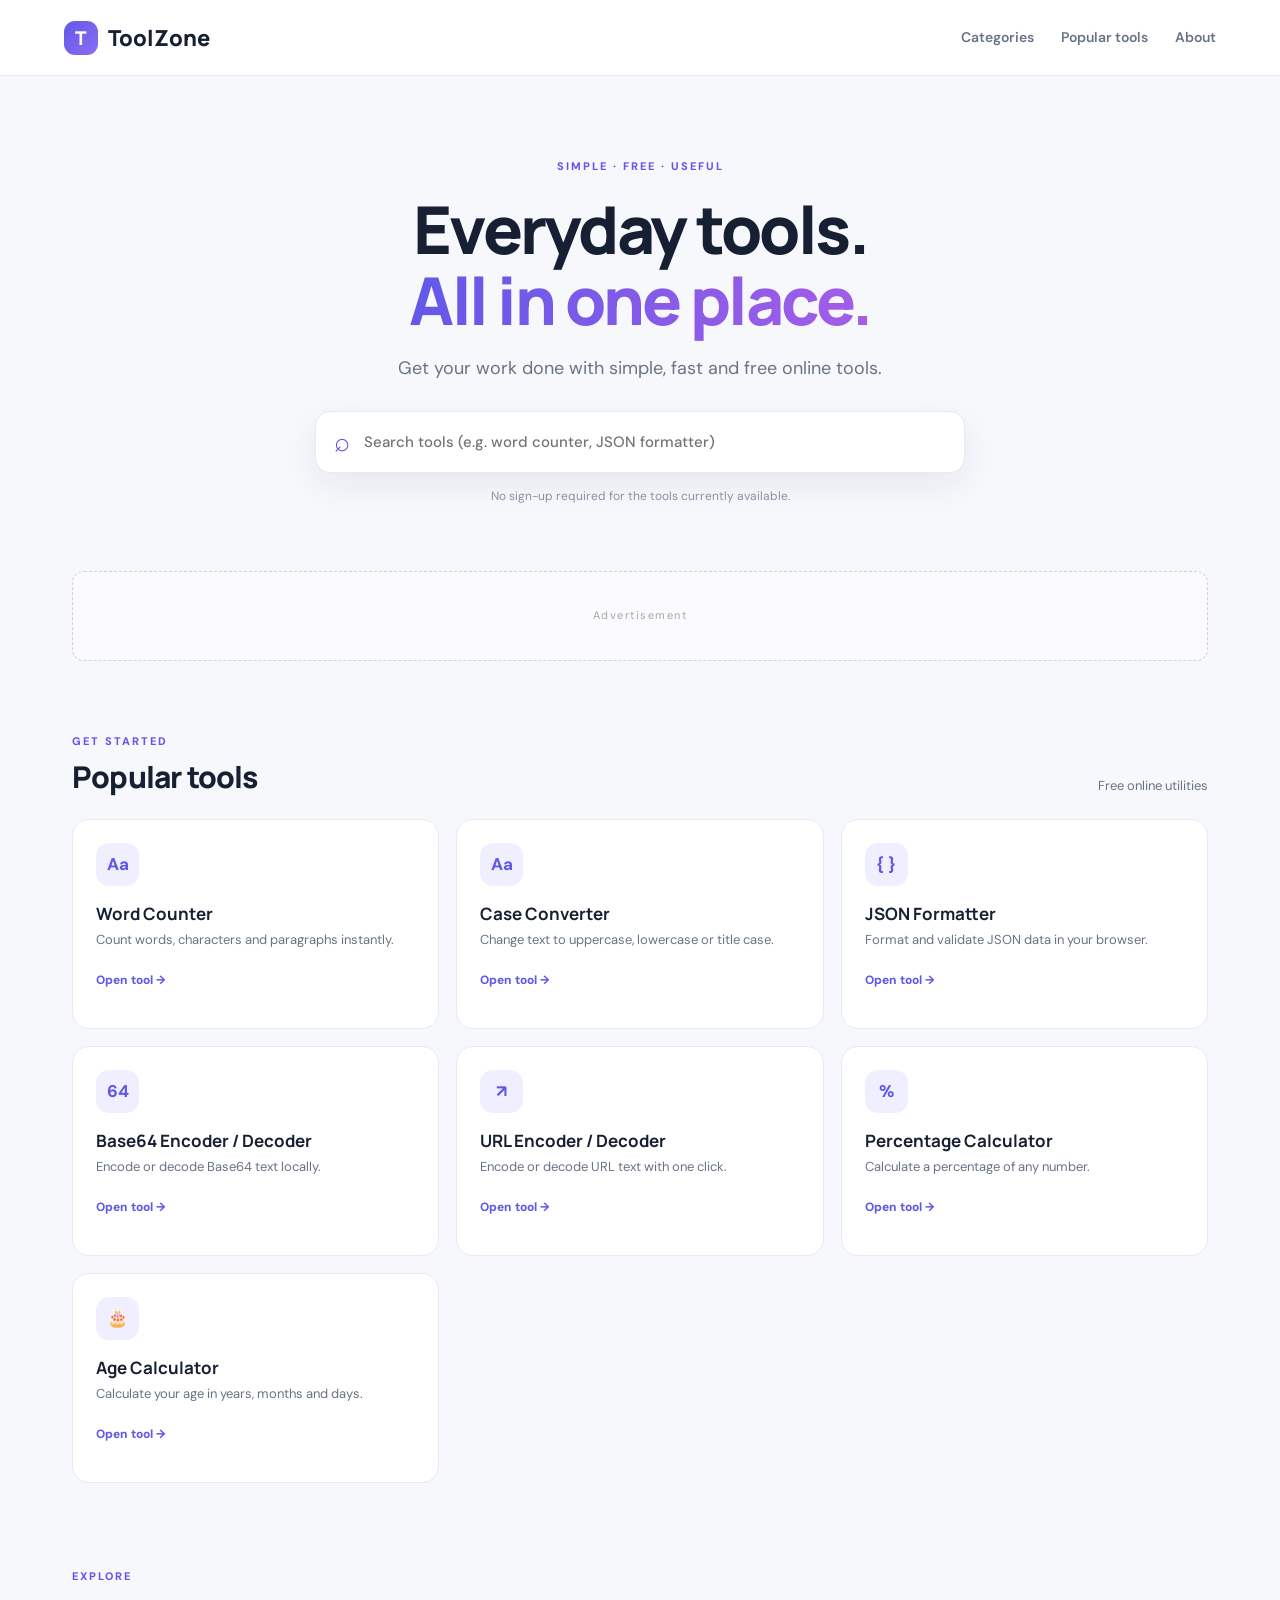
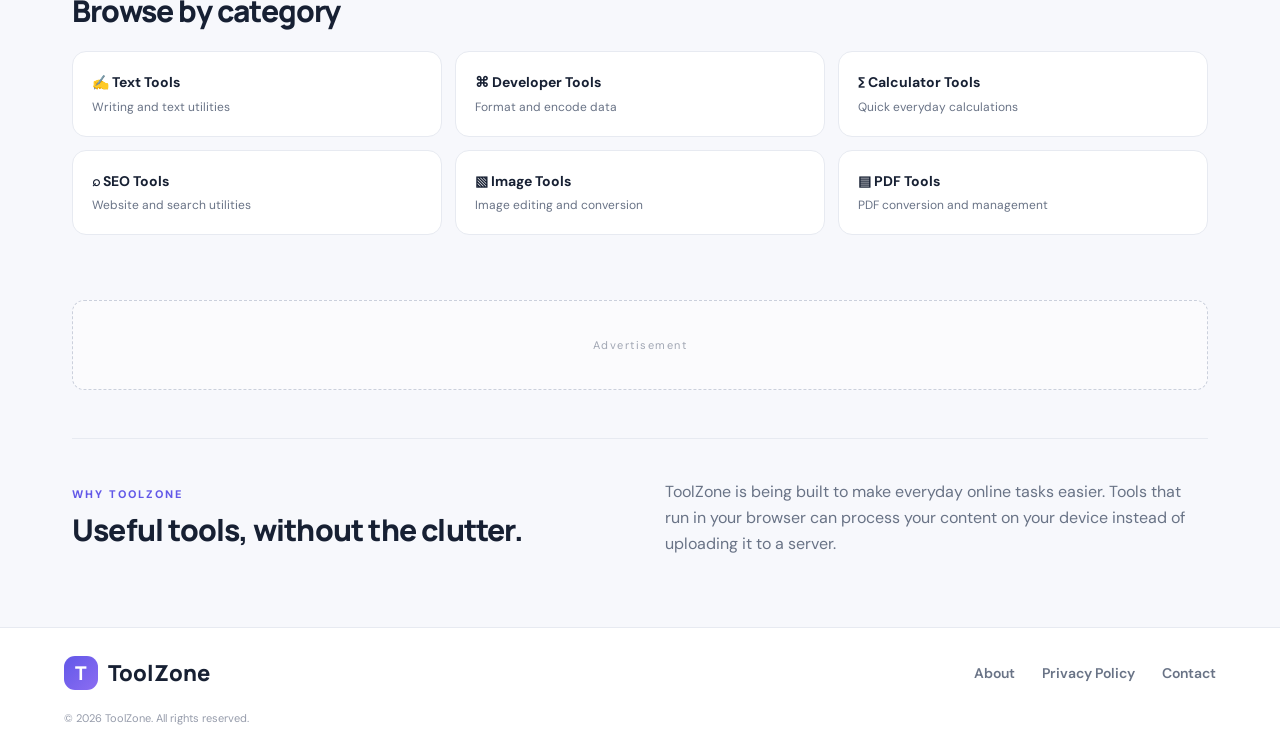
<file: index.html>
<!doctype html>
<html lang="en">
<head>
  <meta charset="utf-8">
  <meta name="viewport" content="width=device-width,initial-scale=1">
  <title>ToolZone - Free Online Tools for Everyday Tasks</title>
  <meta name="description" content="Use free online tools for text, developer, SEO and everyday tasks. Fast, simple and mobile-friendly tools from ToolZone.">
  <meta name="robots" content="index,follow">
  <link rel="canonical" href="https://YOUR-DOMAIN.com/">
  <meta property="og:title" content="ToolZone - Free Online Tools">
  <meta property="og:description" content="Helpful free online tools in one place.">
  <meta property="og:type" content="website">
  <link rel="stylesheet" href="/assets/style.css">
  <script defer src="/assets/app.js"></script>
</head>
<body>
<header class="site-header">
  <a class="brand" href="/"><span class="brand-mark">T</span> ToolZone</a>
  <nav><a href="#categories">Categories</a><a href="#popular">Popular tools</a><a href="/about.html">About</a></nav>
</header>
<main>
  <section class="hero">
    <div class="eyebrow">SIMPLE · FREE · USEFUL</div>
    <h1>Everyday tools.<br><span>All in one place.</span></h1>
    <p>Get your work done with simple, fast and free online tools.</p>
    <div class="search-wrap"><span>⌕</span><input id="toolSearch" type="search" placeholder="Search tools (e.g. word counter, JSON formatter)" aria-label="Search tools"></div>
    <div class="hero-note">No sign-up required for the tools currently available.</div>
  </section>

  <div class="ad-slot" aria-label="Advertisement">Advertisement</div>

  <section id="popular" class="section">
    <div class="section-heading"><div><div class="eyebrow">GET STARTED</div><h2>Popular tools</h2></div><span class="muted">Free online utilities</span></div>
    <div class="tool-grid" id="toolGrid">
      <a class="tool-card" href="/tools/word-counter.html" data-search="word counter text words characters"><span class="tool-icon">Aa</span><h3>Word Counter</h3><p>Count words, characters and paragraphs instantly.</p><span class="card-link">Open tool →</span></a>
      <a class="tool-card" href="/tools/case-converter.html" data-search="case converter uppercase lowercase title sentence"><span class="tool-icon">Aa</span><h3>Case Converter</h3><p>Change text to uppercase, lowercase or title case.</p><span class="card-link">Open tool →</span></a>
      <a class="tool-card" href="/tools/json-formatter.html" data-search="json formatter validator developer"><span class="tool-icon">{ }</span><h3>JSON Formatter</h3><p>Format and validate JSON data in your browser.</p><span class="card-link">Open tool →</span></a>
      <a class="tool-card" href="/tools/base64.html" data-search="base64 encoder decoder developer"><span class="tool-icon">64</span><h3>Base64 Encoder / Decoder</h3><p>Encode or decode Base64 text locally.</p><span class="card-link">Open tool →</span></a>
      <a class="tool-card" href="/tools/url-encoder.html" data-search="url encoder decoder link"><span class="tool-icon">↗</span><h3>URL Encoder / Decoder</h3><p>Encode or decode URL text with one click.</p><span class="card-link">Open tool →</span></a>
      <a class="tool-card" href="/tools/percentage-calculator.html" data-search="percentage calculator math percent"><span class="tool-icon">%</span><h3>Percentage Calculator</h3><p>Calculate a percentage of any number.</p><span class="card-link">Open tool →</span></a>
      <a class="tool-card" href="/tools/age-calculator.html" data-search="age calculator birthday date"><span class="tool-icon">🎂</span><h3>Age Calculator</h3><p>Calculate your age in years, months and days.</p><span class="card-link">Open tool →</span></a>
    </div>
    <p id="noResults" class="muted hidden">No matching tools found. Try another search.</p>
  </section>

  <section id="categories" class="section category-section">
    <div class="eyebrow">EXPLORE</div><h2>Browse by category</h2>
    <div class="category-grid">
      <a href="#popular"><b>✍️ Text Tools</b><span>Writing and text utilities</span></a>
      <a href="#popular"><b>⌘ Developer Tools</b><span>Format and encode data</span></a>
      <a href="#popular"><b>∑ Calculator Tools</b><span>Quick everyday calculations</span></a>
      <a href="#popular"><b>⌕ SEO Tools</b><span>Website and search utilities</span></a>
      <a href="#popular"><b>▧ Image Tools</b><span>Image editing and conversion</span></a>
      <a href="#popular"><b>▤ PDF Tools</b><span>PDF conversion and management</span></a>
    </div>
  </section>
  <div class="ad-slot" aria-label="Advertisement">Advertisement</div>
  <section class="section why">
    <div><div class="eyebrow">WHY TOOLZONE</div><h2>Useful tools, without the clutter.</h2></div>
    <p>ToolZone is being built to make everyday online tasks easier. Tools that run in your browser can process your content on your device instead of uploading it to a server.</p>
  </section>
</main>
<footer><a class="brand" href="/"><span class="brand-mark">T</span> ToolZone</a><div><a href="/about.html">About</a><a href="/privacy.html">Privacy Policy</a><a href="/contact.html">Contact</a></div><small>© <span id="year"></span> ToolZone. All rights reserved.</small></footer>
</body></html>
</file>
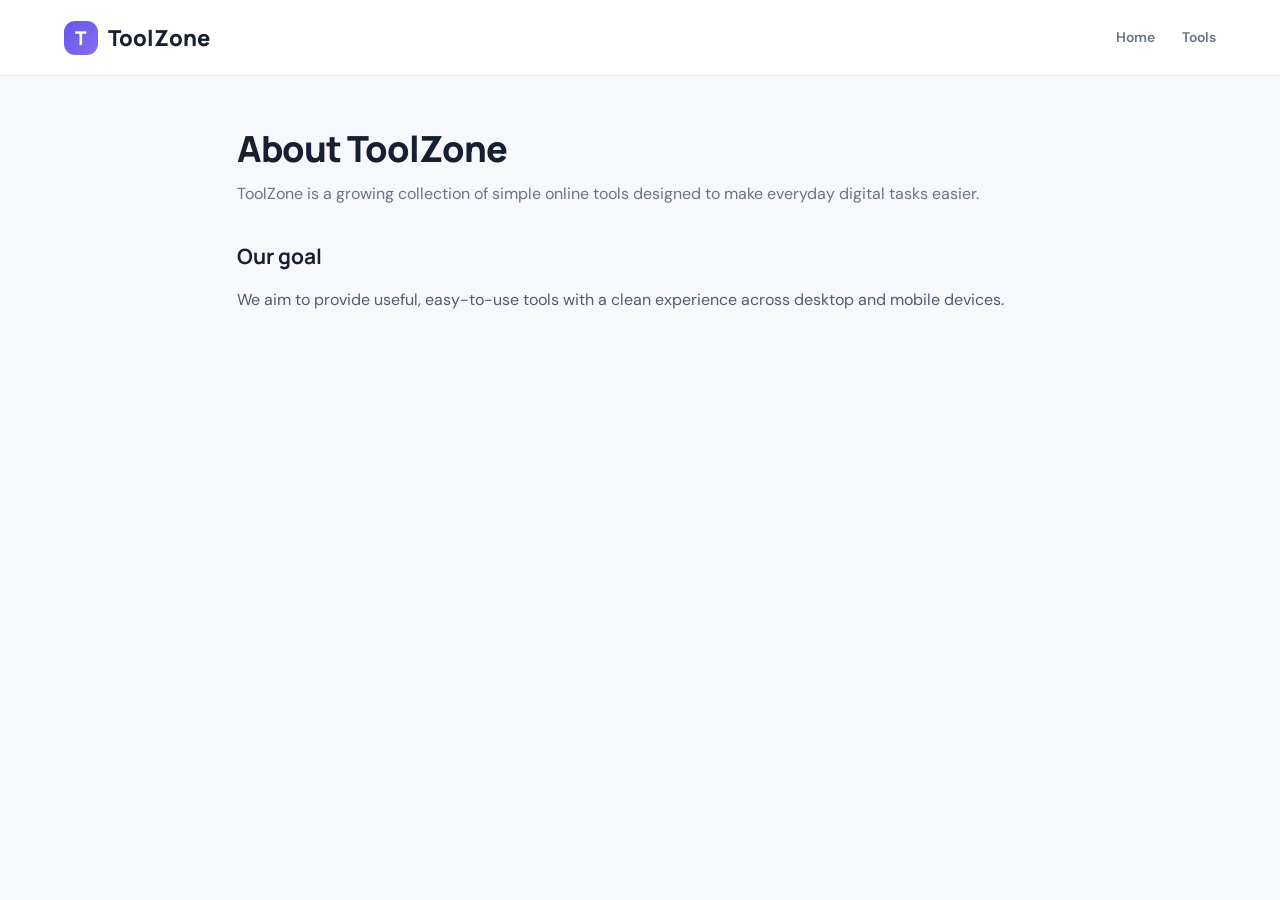
<file: about.html>
<!doctype html><html lang="en"><head><meta charset="utf-8"><meta name="viewport" content="width=device-width,initial-scale=1"><title>About ToolZone</title><meta name="description" content="Learn about ToolZone, a collection of free online tools."><link rel="stylesheet" href="/assets/style.css"></head><body><header class="site-header"><a class="brand" href="/"><span class="brand-mark">T</span> ToolZone</a><nav><a href="/">Home</a><a href="/#popular">Tools</a></nav></header><main class="tool-main"><h1 class="tool-title">About ToolZone</h1><p class="tool-intro">ToolZone is a growing collection of simple online tools designed to make everyday digital tasks easier.</p><section class="tool-content"><h2>Our goal</h2><p>We aim to provide useful, easy-to-use tools with a clean experience across desktop and mobile devices.</p></section></main></body></html>
</file>
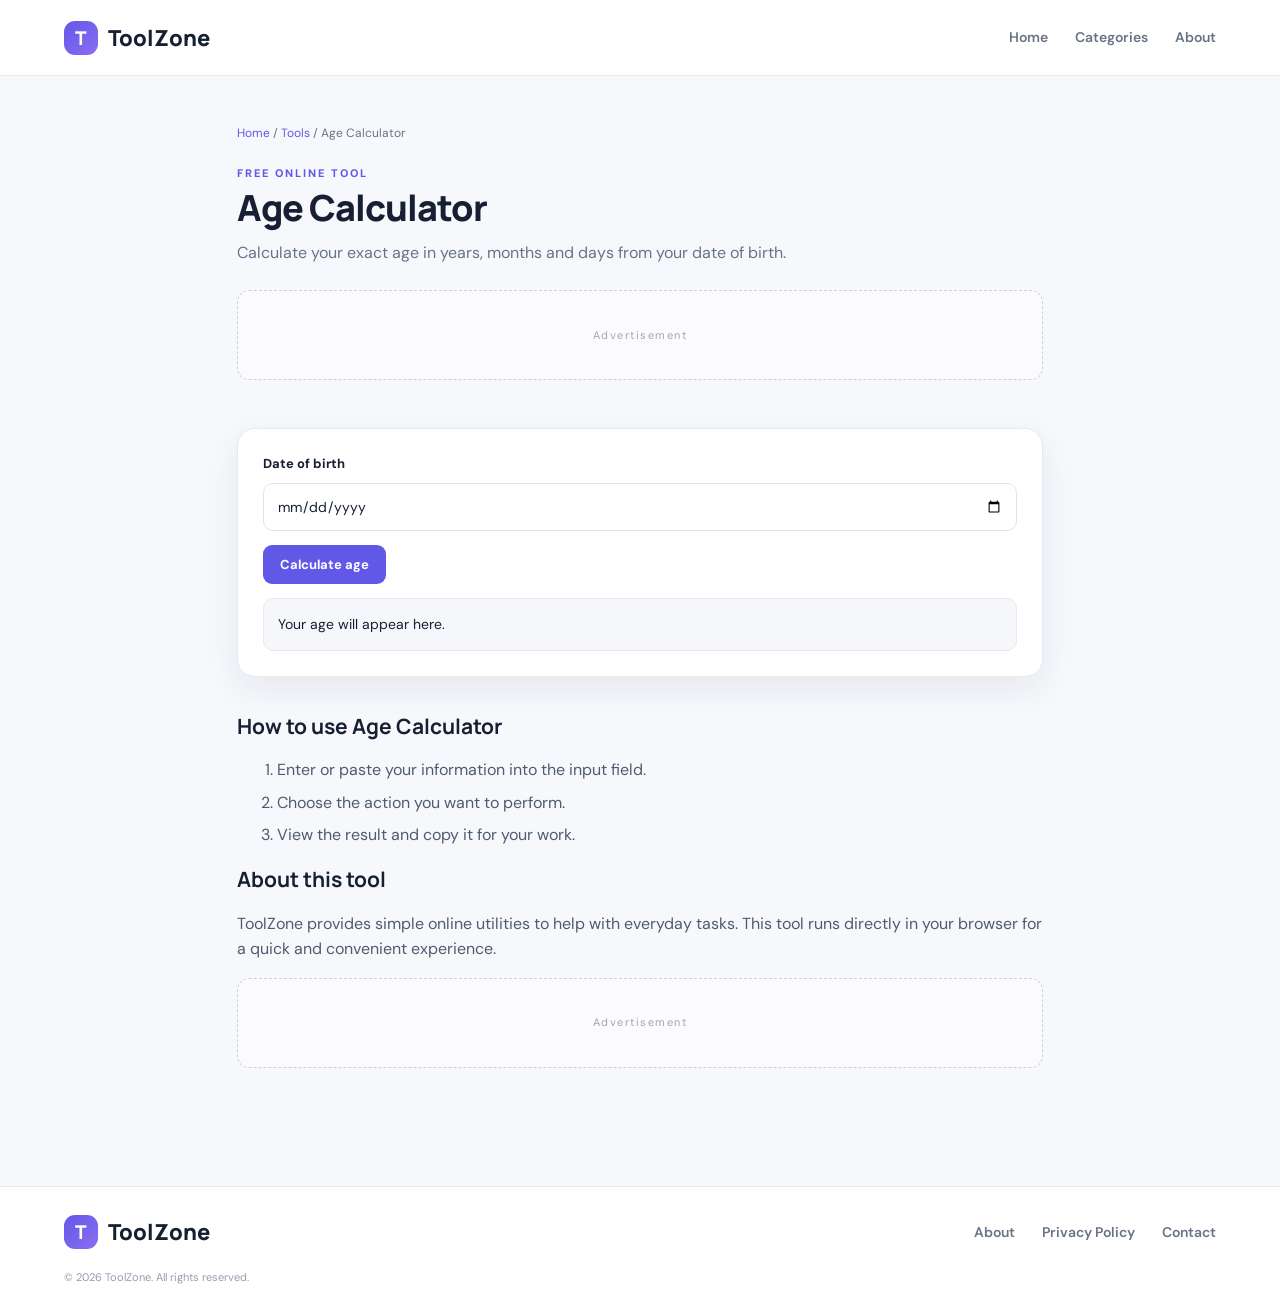
<file: age-calculator.html>
<!doctype html>
<html lang="en"><head><meta charset="utf-8"><meta name="viewport" content="width=device-width,initial-scale=1">
<title>Age Calculator | ToolZone</title><meta name="description" content="Calculate your exact age in years, months and days from your date of birth."><meta name="robots" content="index,follow">
<link rel="canonical" href="https://YOUR-DOMAIN.com/tools/age-calculator.html"><link rel="stylesheet" href="/assets/style.css">
<meta property="og:title" content="Age Calculator | ToolZone"><meta property="og:description" content="Calculate your exact age in years, months and days from your date of birth.">
</head><body><header class="site-header"><a class="brand" href="/"><span class="brand-mark">T</span> ToolZone</a><nav><a href="/">Home</a><a href="/#categories">Categories</a><a href="/about.html">About</a></nav></header>
<main class="tool-main"><div class="breadcrumbs"><a href="/">Home</a> / <a href="/#popular">Tools</a> / Age Calculator</div><div class="eyebrow">FREE ONLINE TOOL</div><h1 class="tool-title">Age Calculator</h1><p class="tool-intro">Calculate your exact age in years, months and days from your date of birth.</p><div class="ad-slot">Advertisement</div><section class="tool-panel"><label for="dob">Date of birth</label><input id="dob" type="date"><div class="actions"><button class="btn" onclick="age()">Calculate age</button></div><div id="out" class="result">Your age will appear here.</div></section>
<section class="tool-content"><h2>How to use Age Calculator</h2><ol><li>Enter or paste your information into the input field.</li><li>Choose the action you want to perform.</li><li>View the result and copy it for your work.</li></ol><h2>About this tool</h2><p>ToolZone provides simple online utilities to help with everyday tasks. This tool runs directly in your browser for a quick and convenient experience.</p></section><div class="ad-slot">Advertisement</div></main>
<footer><a class="brand" href="/"><span class="brand-mark">T</span> ToolZone</a><div><a href="/about.html">About</a><a href="/privacy.html">Privacy Policy</a><a href="/contact.html">Contact</a></div><small>© <span id="year"></span> ToolZone. All rights reserved.</small></footer>
<script>function age(){const s=document.getElementById('dob').value;if(!s){document.getElementById('out').textContent='Please select your date of birth.';return}const b=new Date(s+'T00:00:00'),t=new Date();if(b>t){document.getElementById('out').textContent='Date of birth cannot be in the future.';return}let y=t.getFullYear()-b.getFullYear(),m=t.getMonth()-b.getMonth(),d=t.getDate()-b.getDate();if(d<0){m--;d+=new Date(t.getFullYear(),t.getMonth(),0).getDate()}if(m<0){y--;m+=12}document.getElementById('out').textContent=`You are ${y} years, ${m} months and ${d} days old.`}</script><script>document.getElementById('year').textContent=new Date().getFullYear();</script></body></html>
</file>
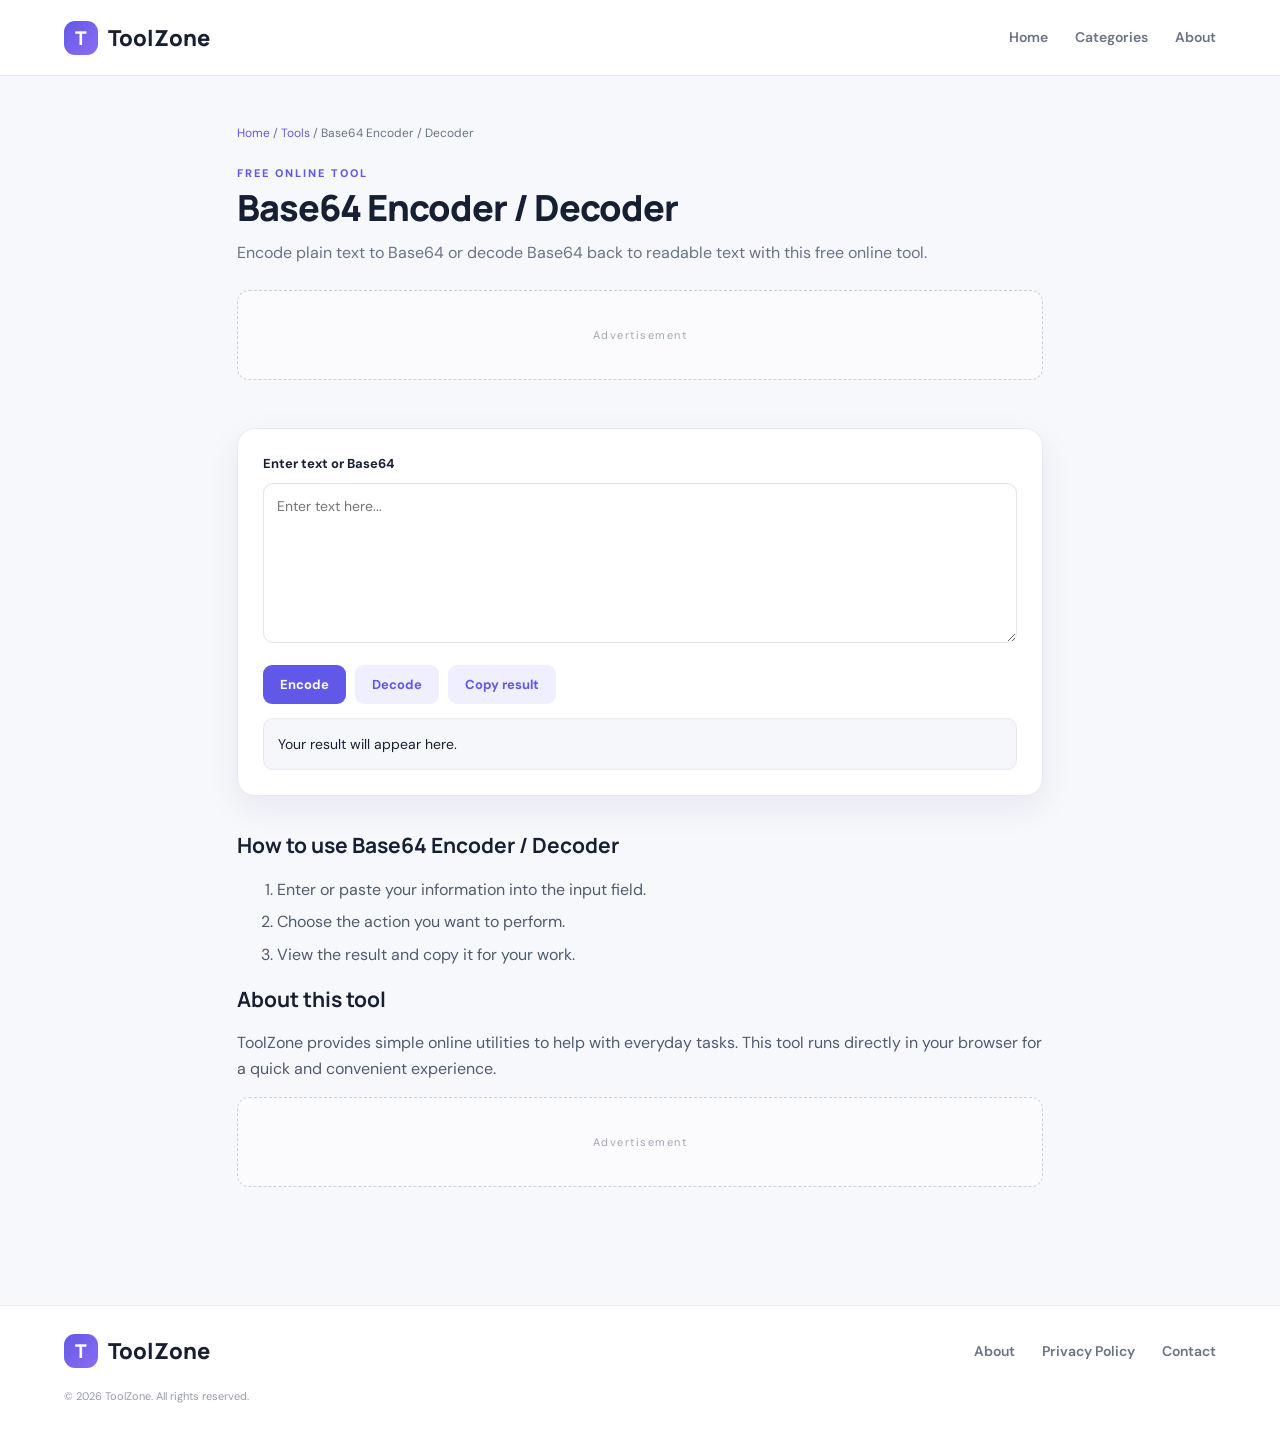
<file: base64.html>
<!doctype html>
<html lang="en"><head><meta charset="utf-8"><meta name="viewport" content="width=device-width,initial-scale=1">
<title>Base64 Encoder / Decoder | ToolZone</title><meta name="description" content="Encode plain text to Base64 or decode Base64 back to readable text with this free online tool."><meta name="robots" content="index,follow">
<link rel="canonical" href="https://YOUR-DOMAIN.com/tools/base64.html"><link rel="stylesheet" href="/assets/style.css">
<meta property="og:title" content="Base64 Encoder / Decoder | ToolZone"><meta property="og:description" content="Encode plain text to Base64 or decode Base64 back to readable text with this free online tool.">
</head><body><header class="site-header"><a class="brand" href="/"><span class="brand-mark">T</span> ToolZone</a><nav><a href="/">Home</a><a href="/#categories">Categories</a><a href="/about.html">About</a></nav></header>
<main class="tool-main"><div class="breadcrumbs"><a href="/">Home</a> / <a href="/#popular">Tools</a> / Base64 Encoder / Decoder</div><div class="eyebrow">FREE ONLINE TOOL</div><h1 class="tool-title">Base64 Encoder / Decoder</h1><p class="tool-intro">Encode plain text to Base64 or decode Base64 back to readable text with this free online tool.</p><div class="ad-slot">Advertisement</div><section class="tool-panel"><label for="txt">Enter text or Base64</label><textarea id="txt" placeholder="Enter text here..."></textarea><div class="actions"><button class="btn" onclick="encodeText()">Encode</button><button class="btn secondary" onclick="decodeText()">Decode</button><button class="btn secondary" onclick="copyResult()">Copy result</button></div><div id="out" class="result">Your result will appear here.</div></section>
<section class="tool-content"><h2>How to use Base64 Encoder / Decoder</h2><ol><li>Enter or paste your information into the input field.</li><li>Choose the action you want to perform.</li><li>View the result and copy it for your work.</li></ol><h2>About this tool</h2><p>ToolZone provides simple online utilities to help with everyday tasks. This tool runs directly in your browser for a quick and convenient experience.</p></section><div class="ad-slot">Advertisement</div></main>
<footer><a class="brand" href="/"><span class="brand-mark">T</span> ToolZone</a><div><a href="/about.html">About</a><a href="/privacy.html">Privacy Policy</a><a href="/contact.html">Contact</a></div><small>© <span id="year"></span> ToolZone. All rights reserved.</small></footer>
<script>function encodeText(){try{document.getElementById('out').textContent=btoa(unescape(encodeURIComponent(document.getElementById('txt').value)))}catch(e){document.getElementById('out').textContent='Could not encode this text.'}}function decodeText(){try{document.getElementById('out').textContent=decodeURIComponent(escape(atob(document.getElementById('txt').value.trim())))}catch(e){document.getElementById('out').textContent='Invalid Base64 input.'}}function copyResult(){navigator.clipboard.writeText(document.getElementById('out').textContent)}</script><script>document.getElementById('year').textContent=new Date().getFullYear();</script></body></html>
</file>
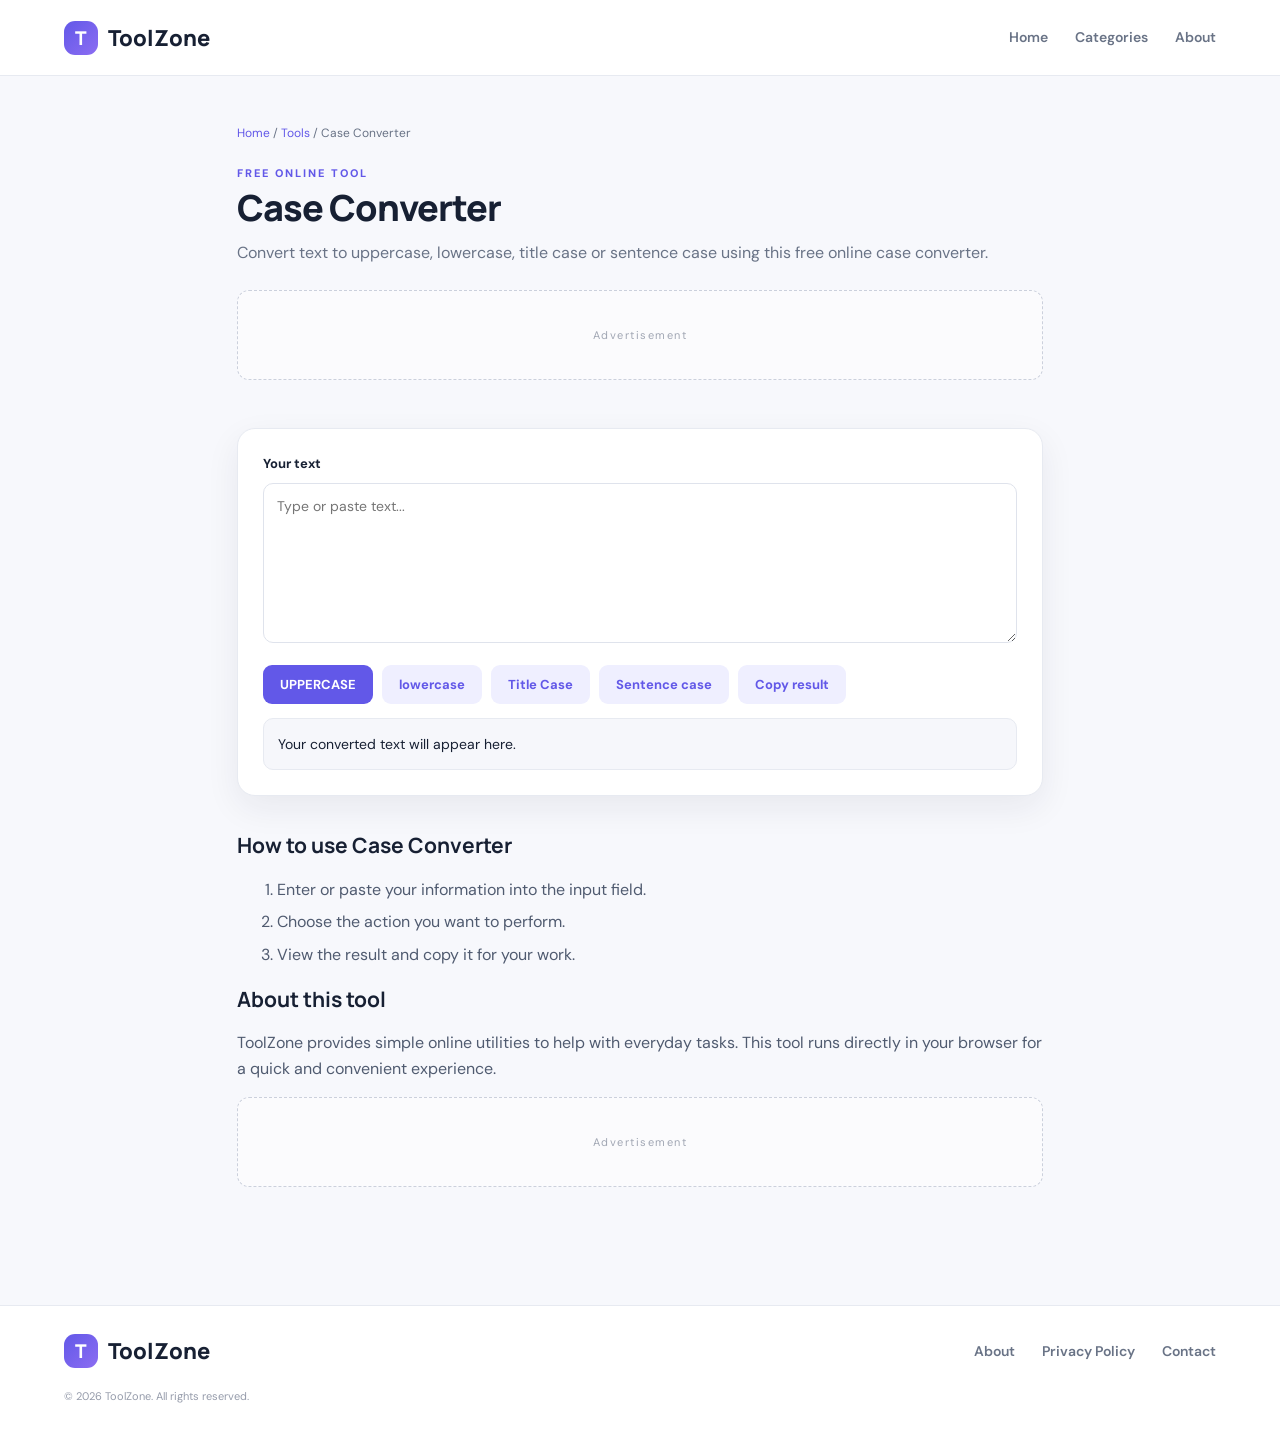
<file: case-converter.html>
<!doctype html>
<html lang="en"><head><meta charset="utf-8"><meta name="viewport" content="width=device-width,initial-scale=1">
<title>Case Converter | ToolZone</title><meta name="description" content="Convert text to uppercase, lowercase, title case or sentence case using this free online case converter."><meta name="robots" content="index,follow">
<link rel="canonical" href="https://YOUR-DOMAIN.com/tools/case-converter.html"><link rel="stylesheet" href="/assets/style.css">
<meta property="og:title" content="Case Converter | ToolZone"><meta property="og:description" content="Convert text to uppercase, lowercase, title case or sentence case using this free online case converter.">
</head><body><header class="site-header"><a class="brand" href="/"><span class="brand-mark">T</span> ToolZone</a><nav><a href="/">Home</a><a href="/#categories">Categories</a><a href="/about.html">About</a></nav></header>
<main class="tool-main"><div class="breadcrumbs"><a href="/">Home</a> / <a href="/#popular">Tools</a> / Case Converter</div><div class="eyebrow">FREE ONLINE TOOL</div><h1 class="tool-title">Case Converter</h1><p class="tool-intro">Convert text to uppercase, lowercase, title case or sentence case using this free online case converter.</p><div class="ad-slot">Advertisement</div><section class="tool-panel"><label for="txt">Your text</label><textarea id="txt" placeholder="Type or paste text..."></textarea><div class="actions"><button class="btn" onclick="convert('upper')">UPPERCASE</button><button class="btn secondary" onclick="convert('lower')">lowercase</button><button class="btn secondary" onclick="convert('title')">Title Case</button><button class="btn secondary" onclick="convert('sentence')">Sentence case</button><button class="btn secondary" onclick="copyOut()">Copy result</button></div><div id="out" class="result">Your converted text will appear here.</div></section>
<section class="tool-content"><h2>How to use Case Converter</h2><ol><li>Enter or paste your information into the input field.</li><li>Choose the action you want to perform.</li><li>View the result and copy it for your work.</li></ol><h2>About this tool</h2><p>ToolZone provides simple online utilities to help with everyday tasks. This tool runs directly in your browser for a quick and convenient experience.</p></section><div class="ad-slot">Advertisement</div></main>
<footer><a class="brand" href="/"><span class="brand-mark">T</span> ToolZone</a><div><a href="/about.html">About</a><a href="/privacy.html">Privacy Policy</a><a href="/contact.html">Contact</a></div><small>© <span id="year"></span> ToolZone. All rights reserved.</small></footer>
<script>function convert(m){let v=document.getElementById('txt').value;if(m==='upper')v=v.toUpperCase();if(m==='lower')v=v.toLowerCase();if(m==='title')v=v.toLowerCase().replace(/\b\w/g,c=>c.toUpperCase());if(m==='sentence')v=v.toLowerCase().replace(/(^\s*\w|[.!?]\s+\w)/g,c=>c.toUpperCase());document.getElementById('out').textContent=v}function copyOut(){navigator.clipboard.writeText(document.getElementById('out').textContent)}</script><script>document.getElementById('year').textContent=new Date().getFullYear();</script></body></html>
</file>
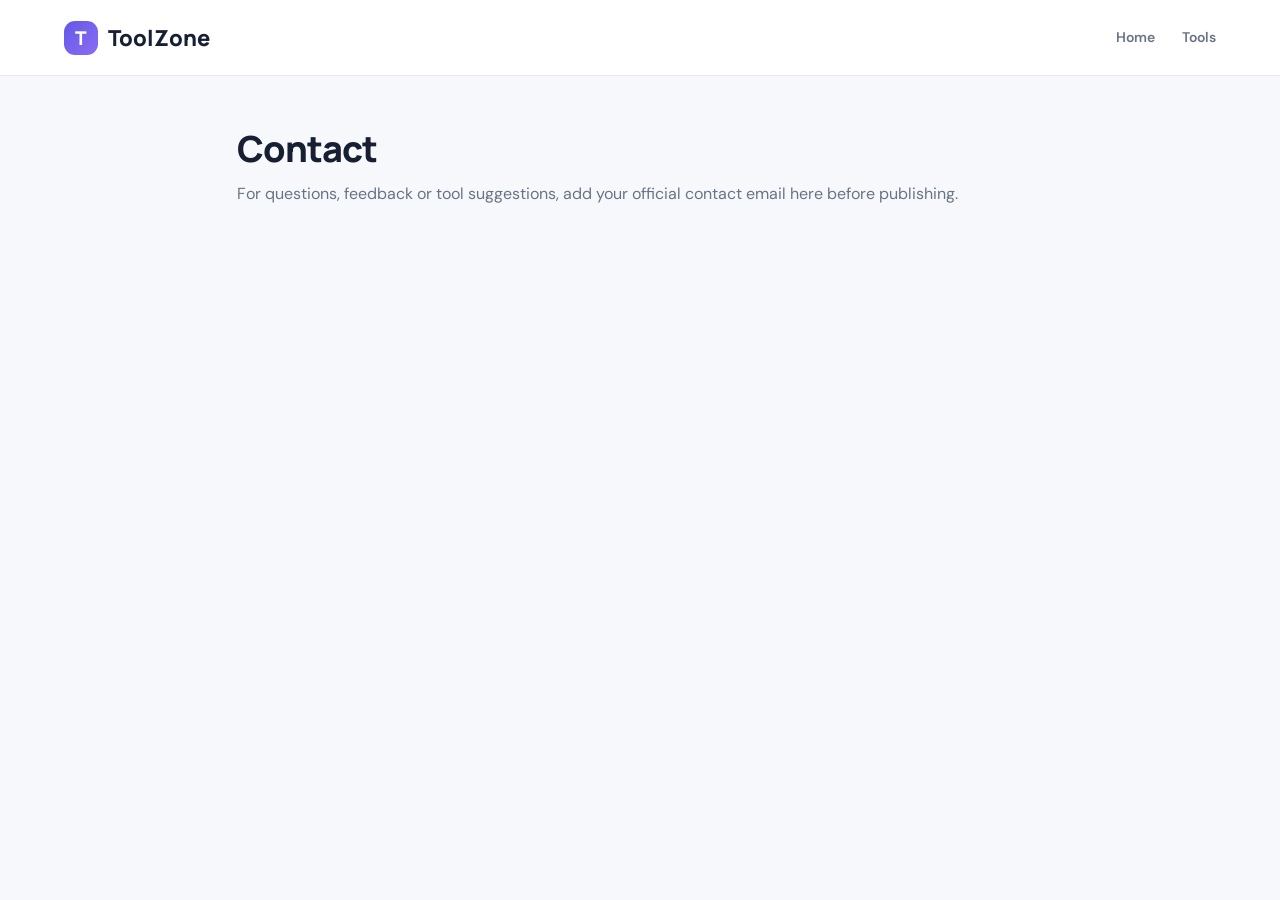
<file: contact.html>
<!doctype html><html lang="en"><head><meta charset="utf-8"><meta name="viewport" content="width=device-width,initial-scale=1"><title>Contact ToolZone</title><meta name="description" content="Contact the ToolZone team."><link rel="stylesheet" href="/assets/style.css"></head><body><header class="site-header"><a class="brand" href="/"><span class="brand-mark">T</span> ToolZone</a><nav><a href="/">Home</a><a href="/#popular">Tools</a></nav></header><main class="tool-main"><h1 class="tool-title">Contact</h1><p class="tool-intro">For questions, feedback or tool suggestions, add your official contact email here before publishing.</p></main></body></html>
</file>
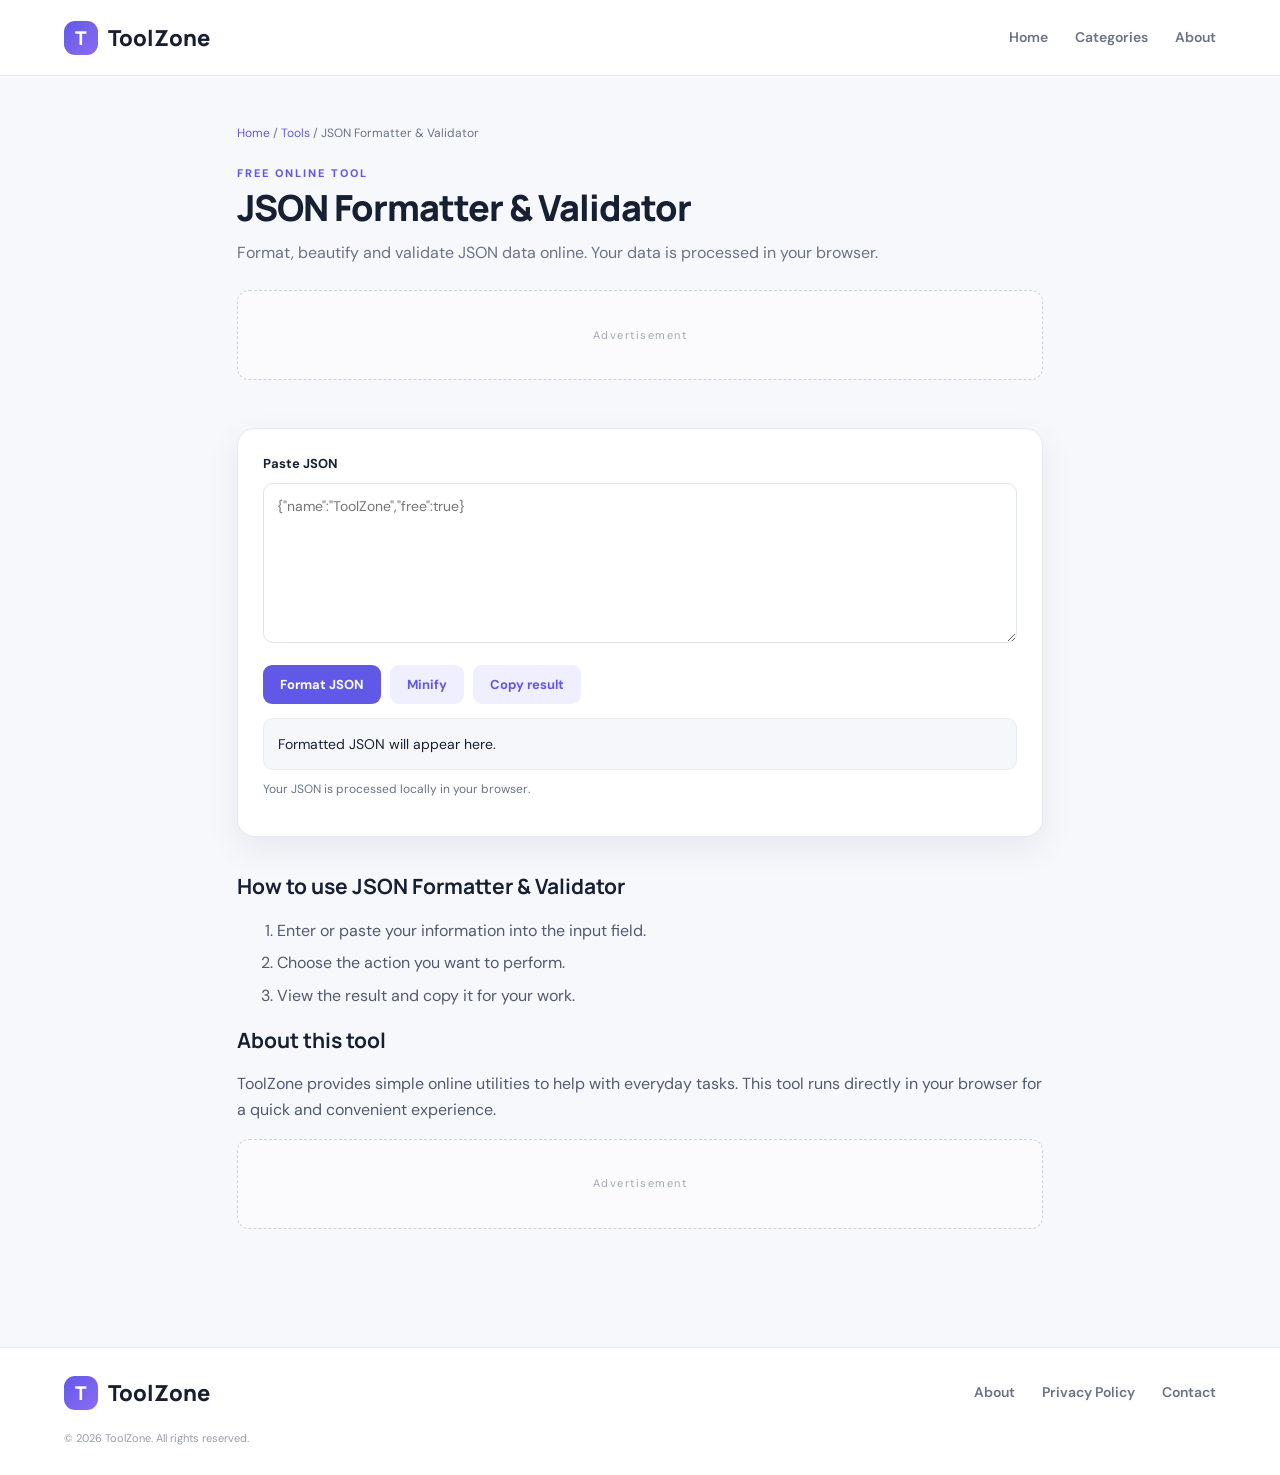
<file: json-formatter.html>
<!doctype html>
<html lang="en"><head><meta charset="utf-8"><meta name="viewport" content="width=device-width,initial-scale=1">
<title>JSON Formatter & Validator | ToolZone</title><meta name="description" content="Format, beautify and validate JSON data online. Your data is processed in your browser."><meta name="robots" content="index,follow">
<link rel="canonical" href="https://YOUR-DOMAIN.com/tools/json-formatter.html"><link rel="stylesheet" href="/assets/style.css">
<meta property="og:title" content="JSON Formatter & Validator | ToolZone"><meta property="og:description" content="Format, beautify and validate JSON data online. Your data is processed in your browser.">
</head><body><header class="site-header"><a class="brand" href="/"><span class="brand-mark">T</span> ToolZone</a><nav><a href="/">Home</a><a href="/#categories">Categories</a><a href="/about.html">About</a></nav></header>
<main class="tool-main"><div class="breadcrumbs"><a href="/">Home</a> / <a href="/#popular">Tools</a> / JSON Formatter & Validator</div><div class="eyebrow">FREE ONLINE TOOL</div><h1 class="tool-title">JSON Formatter & Validator</h1><p class="tool-intro">Format, beautify and validate JSON data online. Your data is processed in your browser.</p><div class="ad-slot">Advertisement</div><section class="tool-panel"><label for="txt">Paste JSON</label><textarea id="txt" placeholder='{"name":"ToolZone","free":true}'></textarea><div class="actions"><button class="btn" onclick="formatJson()">Format JSON</button><button class="btn secondary" onclick="minifyJson()">Minify</button><button class="btn secondary" onclick="copyJson()">Copy result</button></div><div id="out" class="result">Formatted JSON will appear here.</div><p class="notice">Your JSON is processed locally in your browser.</p></section>
<section class="tool-content"><h2>How to use JSON Formatter & Validator</h2><ol><li>Enter or paste your information into the input field.</li><li>Choose the action you want to perform.</li><li>View the result and copy it for your work.</li></ol><h2>About this tool</h2><p>ToolZone provides simple online utilities to help with everyday tasks. This tool runs directly in your browser for a quick and convenient experience.</p></section><div class="ad-slot">Advertisement</div></main>
<footer><a class="brand" href="/"><span class="brand-mark">T</span> ToolZone</a><div><a href="/about.html">About</a><a href="/privacy.html">Privacy Policy</a><a href="/contact.html">Contact</a></div><small>© <span id="year"></span> ToolZone. All rights reserved.</small></footer>
<script>function run(pretty){try{const o=JSON.parse(document.getElementById('txt').value);document.getElementById('out').textContent=JSON.stringify(o,null,pretty?2:0)}catch(e){document.getElementById('out').textContent='Invalid JSON: '+e.message}}function formatJson(){run(true)}function minifyJson(){run(false)}function copyJson(){navigator.clipboard.writeText(document.getElementById('out').textContent)}</script><script>document.getElementById('year').textContent=new Date().getFullYear();</script></body></html>
</file>
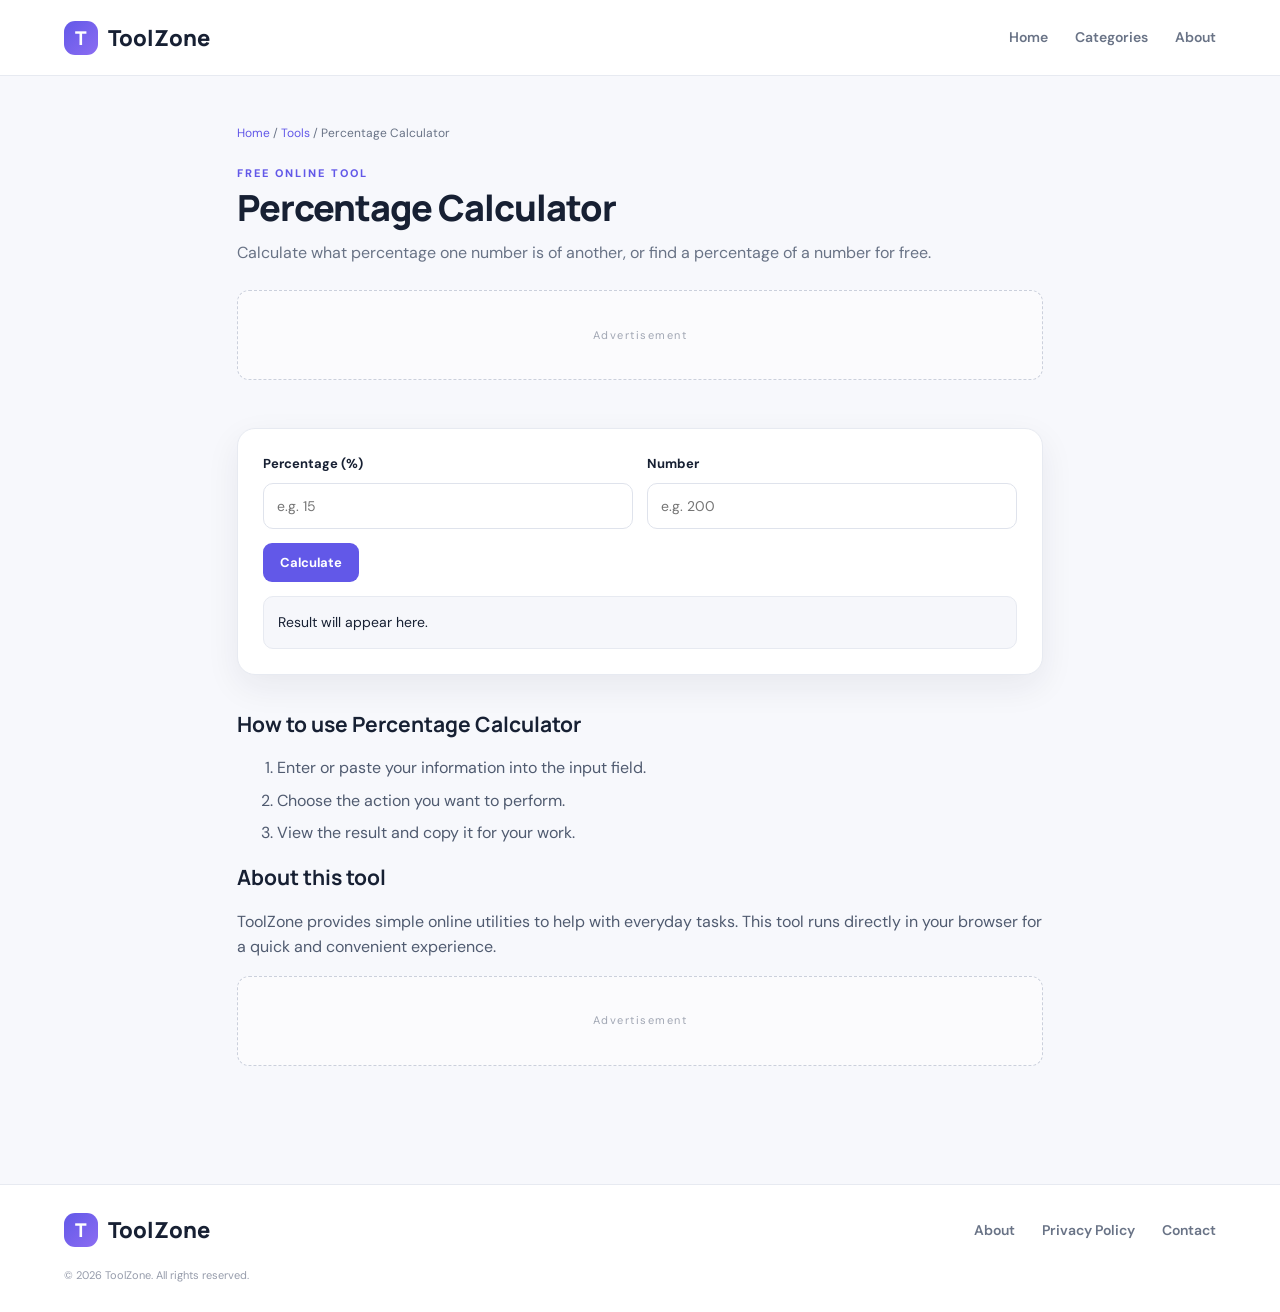
<file: percentage-calculator.html>
<!doctype html>
<html lang="en"><head><meta charset="utf-8"><meta name="viewport" content="width=device-width,initial-scale=1">
<title>Percentage Calculator | ToolZone</title><meta name="description" content="Calculate what percentage one number is of another, or find a percentage of a number for free."><meta name="robots" content="index,follow">
<link rel="canonical" href="https://YOUR-DOMAIN.com/tools/percentage-calculator.html"><link rel="stylesheet" href="/assets/style.css">
<meta property="og:title" content="Percentage Calculator | ToolZone"><meta property="og:description" content="Calculate what percentage one number is of another, or find a percentage of a number for free.">
</head><body><header class="site-header"><a class="brand" href="/"><span class="brand-mark">T</span> ToolZone</a><nav><a href="/">Home</a><a href="/#categories">Categories</a><a href="/about.html">About</a></nav></header>
<main class="tool-main"><div class="breadcrumbs"><a href="/">Home</a> / <a href="/#popular">Tools</a> / Percentage Calculator</div><div class="eyebrow">FREE ONLINE TOOL</div><h1 class="tool-title">Percentage Calculator</h1><p class="tool-intro">Calculate what percentage one number is of another, or find a percentage of a number for free.</p><div class="ad-slot">Advertisement</div><section class="tool-panel"><div class="field-grid"><div><label for="percent">Percentage (%)</label><input id="percent" type="number" placeholder="e.g. 15"></div><div><label for="number">Number</label><input id="number" type="number" placeholder="e.g. 200"></div></div><div class="actions"><button class="btn" onclick="calc()">Calculate</button></div><div id="out" class="result">Result will appear here.</div></section>
<section class="tool-content"><h2>How to use Percentage Calculator</h2><ol><li>Enter or paste your information into the input field.</li><li>Choose the action you want to perform.</li><li>View the result and copy it for your work.</li></ol><h2>About this tool</h2><p>ToolZone provides simple online utilities to help with everyday tasks. This tool runs directly in your browser for a quick and convenient experience.</p></section><div class="ad-slot">Advertisement</div></main>
<footer><a class="brand" href="/"><span class="brand-mark">T</span> ToolZone</a><div><a href="/about.html">About</a><a href="/privacy.html">Privacy Policy</a><a href="/contact.html">Contact</a></div><small>© <span id="year"></span> ToolZone. All rights reserved.</small></footer>
<script>function calc(){const p=Number(document.getElementById('percent').value),n=Number(document.getElementById('number').value);if(!Number.isFinite(p)||!Number.isFinite(n)||document.getElementById('percent').value===''||document.getElementById('number').value===''){document.getElementById('out').textContent='Please enter both numbers.';return}document.getElementById('out').textContent=p+'% of '+n+' = '+(p/100*n)}</script><script>document.getElementById('year').textContent=new Date().getFullYear();</script></body></html>
</file>
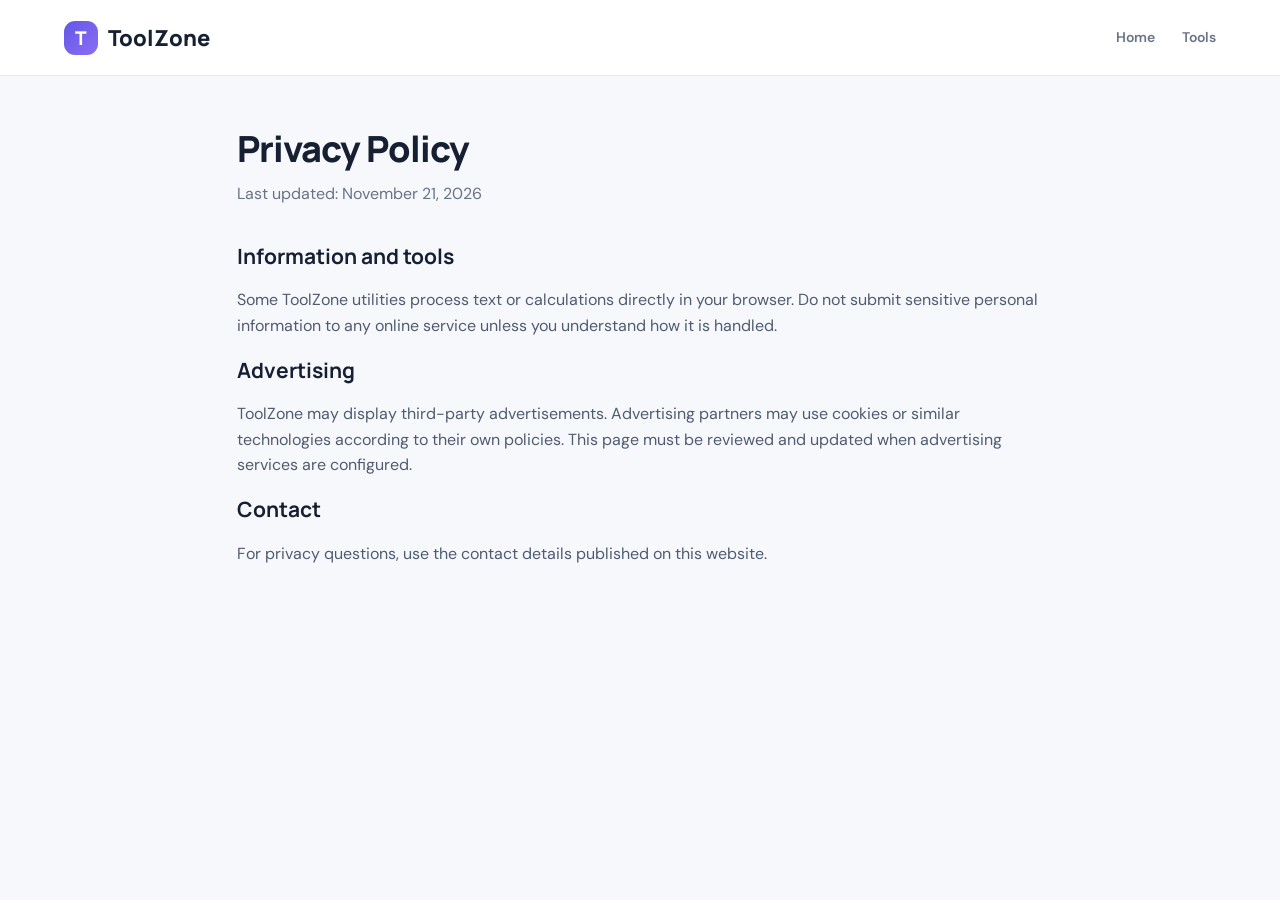
<file: privacy.html>
<!doctype html><html lang="en"><head><meta charset="utf-8"><meta name="viewport" content="width=device-width,initial-scale=1"><title>Privacy Policy | ToolZone</title><meta name="description" content="Read the ToolZone privacy policy."><link rel="stylesheet" href="/assets/style.css"></head><body><header class="site-header"><a class="brand" href="/"><span class="brand-mark">T</span> ToolZone</a><nav><a href="/">Home</a><a href="/#popular">Tools</a></nav></header><main class="tool-main"><h1 class="tool-title">Privacy Policy</h1><p class="tool-intro">Last updated: November 21, 2026</p><section class="tool-content"><h2>Information and tools</h2><p>Some ToolZone utilities process text or calculations directly in your browser. Do not submit sensitive personal information to any online service unless you understand how it is handled.</p><h2>Advertising</h2><p>ToolZone may display third-party advertisements. Advertising partners may use cookies or similar technologies according to their own policies. This page must be reviewed and updated when advertising services are configured.</p><h2>Contact</h2><p>For privacy questions, use the contact details published on this website.</p></section></main></body></html>
</file>
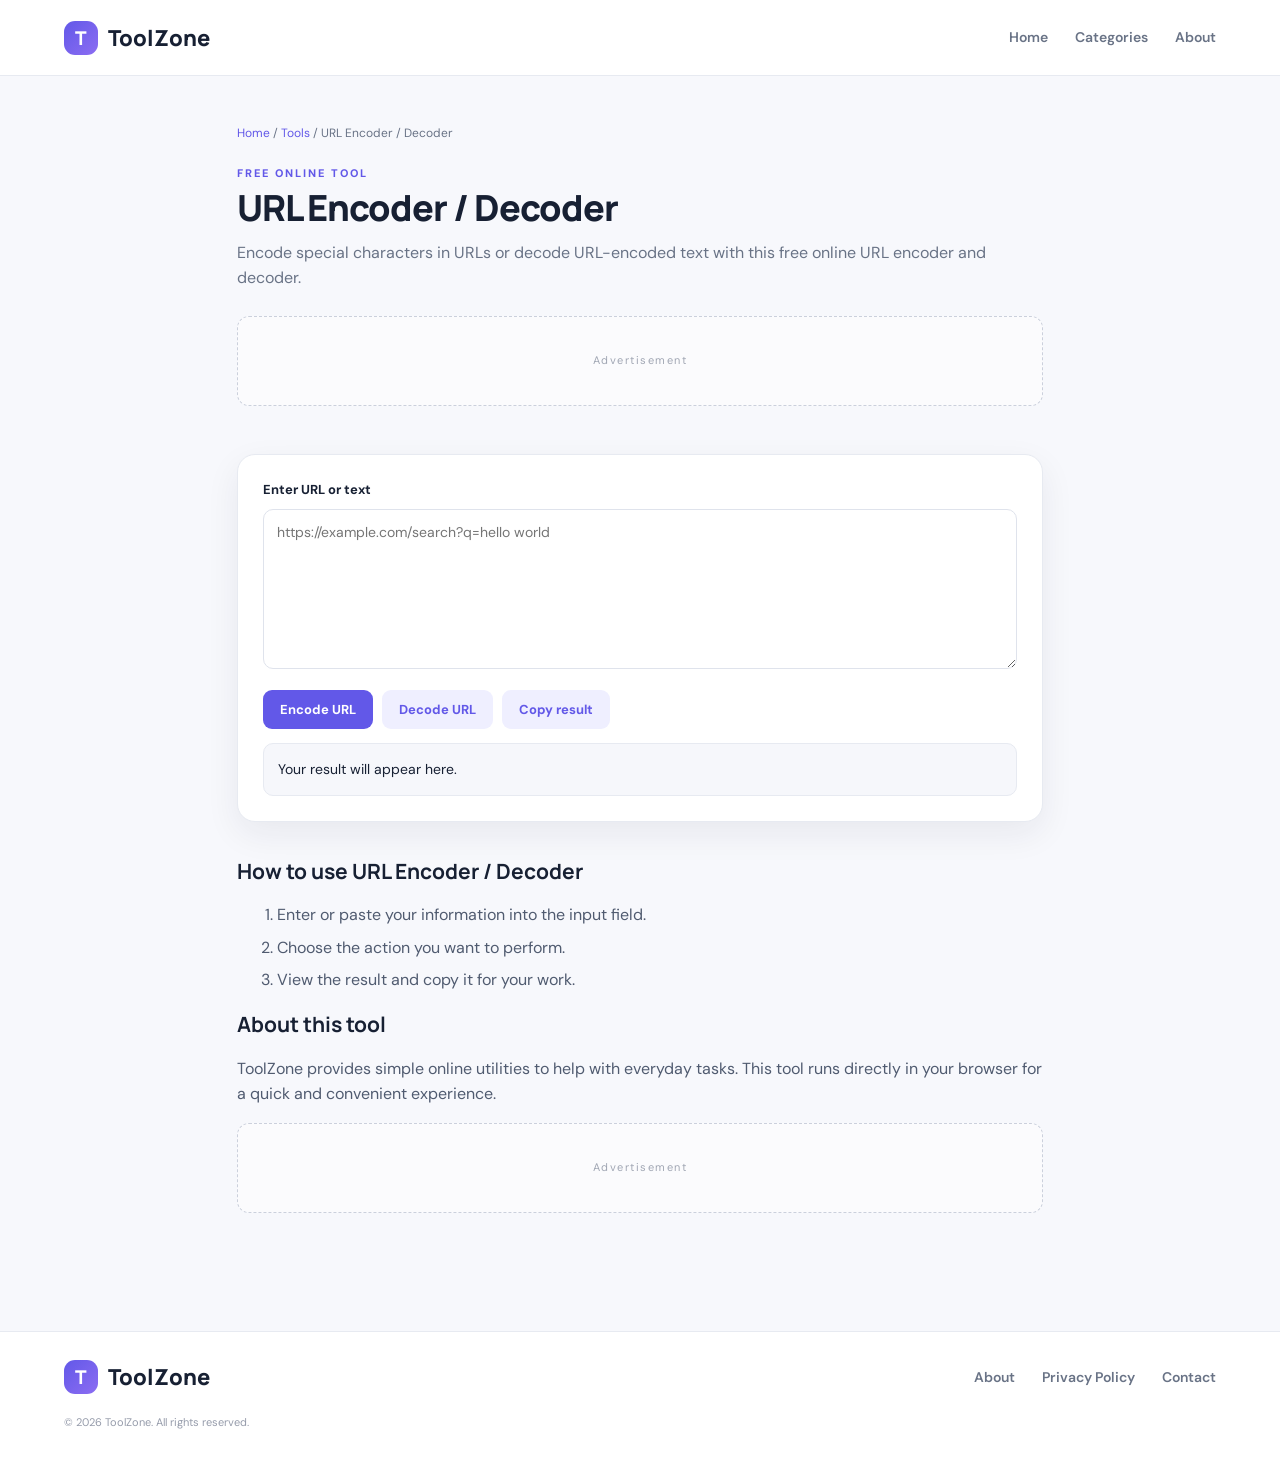
<file: url-encoder.html>
<!doctype html>
<html lang="en"><head><meta charset="utf-8"><meta name="viewport" content="width=device-width,initial-scale=1">
<title>URL Encoder / Decoder | ToolZone</title><meta name="description" content="Encode special characters in URLs or decode URL-encoded text with this free online URL encoder and decoder."><meta name="robots" content="index,follow">
<link rel="canonical" href="https://YOUR-DOMAIN.com/tools/url-encoder.html"><link rel="stylesheet" href="/assets/style.css">
<meta property="og:title" content="URL Encoder / Decoder | ToolZone"><meta property="og:description" content="Encode special characters in URLs or decode URL-encoded text with this free online URL encoder and decoder.">
</head><body><header class="site-header"><a class="brand" href="/"><span class="brand-mark">T</span> ToolZone</a><nav><a href="/">Home</a><a href="/#categories">Categories</a><a href="/about.html">About</a></nav></header>
<main class="tool-main"><div class="breadcrumbs"><a href="/">Home</a> / <a href="/#popular">Tools</a> / URL Encoder / Decoder</div><div class="eyebrow">FREE ONLINE TOOL</div><h1 class="tool-title">URL Encoder / Decoder</h1><p class="tool-intro">Encode special characters in URLs or decode URL-encoded text with this free online URL encoder and decoder.</p><div class="ad-slot">Advertisement</div><section class="tool-panel"><label for="txt">Enter URL or text</label><textarea id="txt" placeholder="https://example.com/search?q=hello world"></textarea><div class="actions"><button class="btn" onclick="enc()">Encode URL</button><button class="btn secondary" onclick="dec()">Decode URL</button><button class="btn secondary" onclick="cp()">Copy result</button></div><div id="out" class="result">Your result will appear here.</div></section>
<section class="tool-content"><h2>How to use URL Encoder / Decoder</h2><ol><li>Enter or paste your information into the input field.</li><li>Choose the action you want to perform.</li><li>View the result and copy it for your work.</li></ol><h2>About this tool</h2><p>ToolZone provides simple online utilities to help with everyday tasks. This tool runs directly in your browser for a quick and convenient experience.</p></section><div class="ad-slot">Advertisement</div></main>
<footer><a class="brand" href="/"><span class="brand-mark">T</span> ToolZone</a><div><a href="/about.html">About</a><a href="/privacy.html">Privacy Policy</a><a href="/contact.html">Contact</a></div><small>© <span id="year"></span> ToolZone. All rights reserved.</small></footer>
<script>function enc(){document.getElementById('out').textContent=encodeURIComponent(document.getElementById('txt').value)}function dec(){try{document.getElementById('out').textContent=decodeURIComponent(document.getElementById('txt').value)}catch(e){document.getElementById('out').textContent='Invalid encoded URL.'}}function cp(){navigator.clipboard.writeText(document.getElementById('out').textContent)}</script><script>document.getElementById('year').textContent=new Date().getFullYear();</script></body></html>
</file>
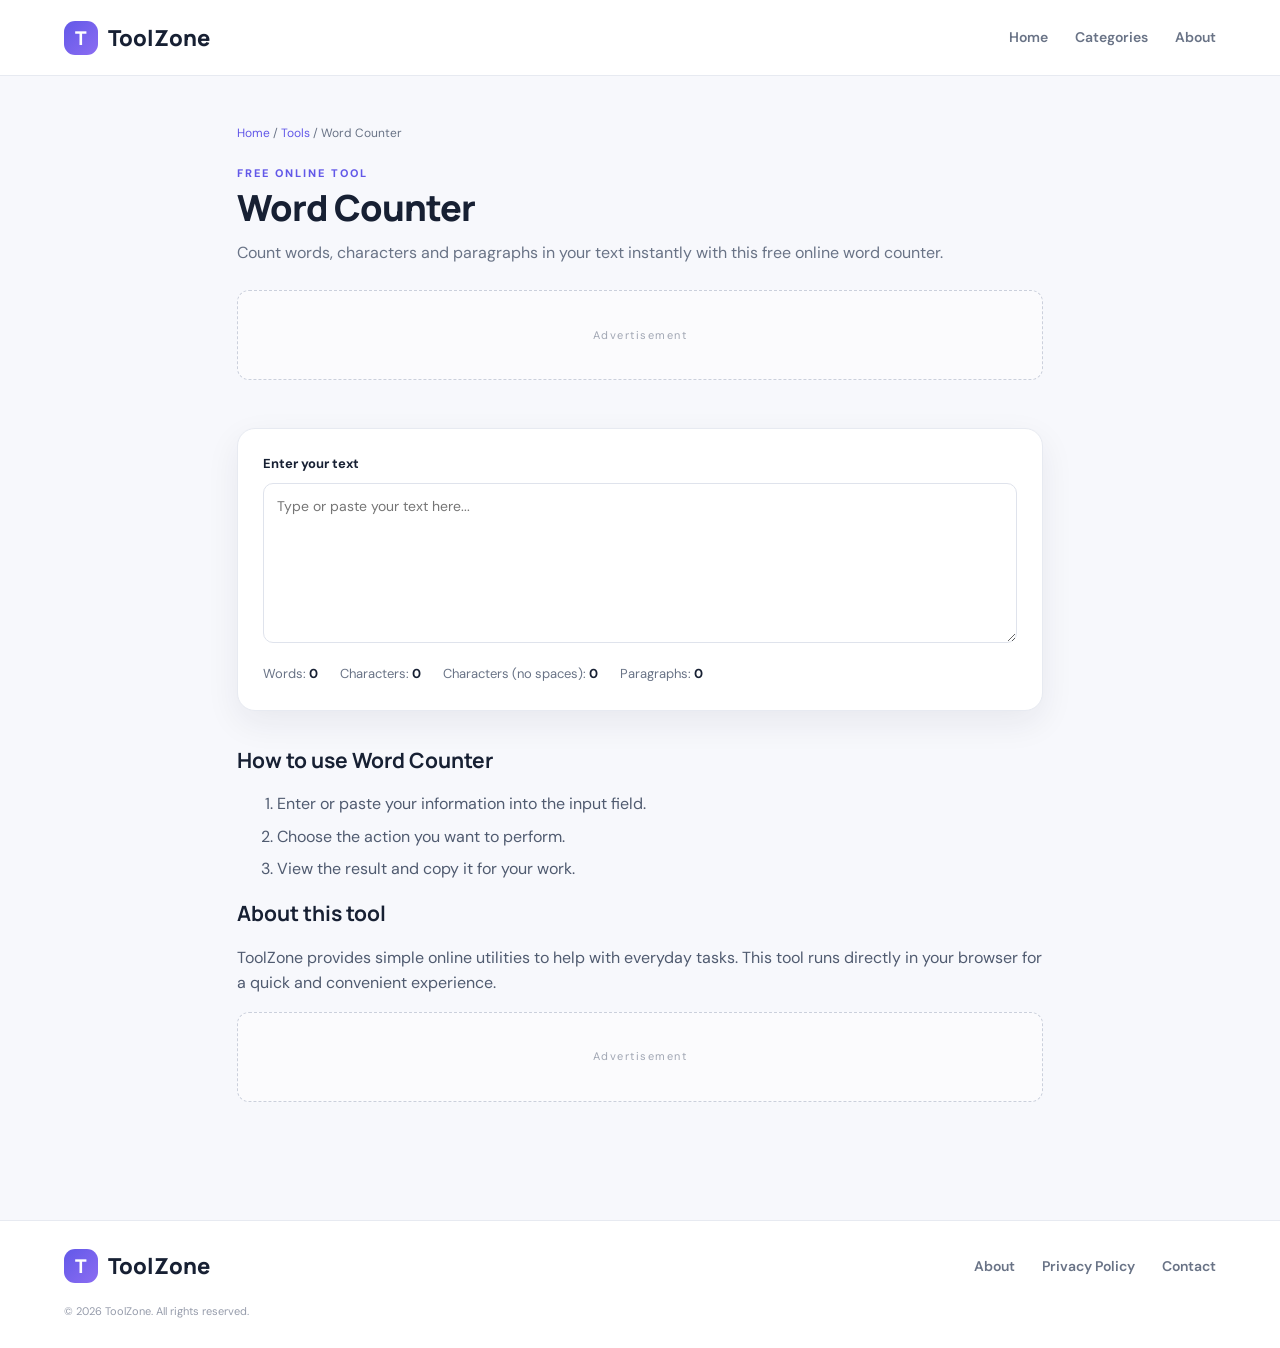
<file: word-counter.html>
<!doctype html>
<html lang="en"><head><meta charset="utf-8"><meta name="viewport" content="width=device-width,initial-scale=1">
<title>Word Counter | ToolZone</title><meta name="description" content="Count words, characters and paragraphs in your text instantly with this free online word counter."><meta name="robots" content="index,follow">
<link rel="canonical" href="https://YOUR-DOMAIN.com/tools/word-counter.html"><link rel="stylesheet" href="/assets/style.css">
<meta property="og:title" content="Word Counter | ToolZone"><meta property="og:description" content="Count words, characters and paragraphs in your text instantly with this free online word counter.">
</head><body><header class="site-header"><a class="brand" href="/"><span class="brand-mark">T</span> ToolZone</a><nav><a href="/">Home</a><a href="/#categories">Categories</a><a href="/about.html">About</a></nav></header>
<main class="tool-main"><div class="breadcrumbs"><a href="/">Home</a> / <a href="/#popular">Tools</a> / Word Counter</div><div class="eyebrow">FREE ONLINE TOOL</div><h1 class="tool-title">Word Counter</h1><p class="tool-intro">Count words, characters and paragraphs in your text instantly with this free online word counter.</p><div class="ad-slot">Advertisement</div><section class="tool-panel"><label for="txt">Enter your text</label><textarea id="txt" placeholder="Type or paste your text here..."></textarea><div class="stats"><span>Words: <b id="words">0</b></span><span>Characters: <b id="chars">0</b></span><span>Characters (no spaces): <b id="nospace">0</b></span><span>Paragraphs: <b id="paras">0</b></span></div></section>
<section class="tool-content"><h2>How to use Word Counter</h2><ol><li>Enter or paste your information into the input field.</li><li>Choose the action you want to perform.</li><li>View the result and copy it for your work.</li></ol><h2>About this tool</h2><p>ToolZone provides simple online utilities to help with everyday tasks. This tool runs directly in your browser for a quick and convenient experience.</p></section><div class="ad-slot">Advertisement</div></main>
<footer><a class="brand" href="/"><span class="brand-mark">T</span> ToolZone</a><div><a href="/about.html">About</a><a href="/privacy.html">Privacy Policy</a><a href="/contact.html">Contact</a></div><small>© <span id="year"></span> ToolZone. All rights reserved.</small></footer>
<script>const t=document.getElementById('txt');function count(){const v=t.value;document.getElementById('words').textContent=(v.trim().match(/\S+/g)||[]).length;document.getElementById('chars').textContent=v.length;document.getElementById('nospace').textContent=v.replace(/\s/g,'').length;document.getElementById('paras').textContent=v.trim()?v.trim().split(/\n\s*\n/).length:0}t.addEventListener('input',count);count();</script><script>document.getElementById('year').textContent=new Date().getFullYear();</script></body></html>
</file>
<file: assets/style.css>
@import url('https://fonts.googleapis.com/css2?family=DM+Sans:wght@400;500;600;700;800&family=Manrope:wght@500;600;700;800&display=swap');
:root{--bg:#f7f8fc;--surface:#fff;--ink:#172033;--muted:#697386;--line:#e7eaf1;--accent:#6258e8;--accent2:#8c6df2;--shadow:0 12px 34px rgba(24,32,55,.07)}
*{box-sizing:border-box}html{scroll-behavior:smooth}body{margin:0;background:var(--bg);color:var(--ink);font-family:"DM Sans",sans-serif;line-height:1.6}.site-header{height:76px;display:flex;align-items:center;justify-content:space-between;padding:0 max(5vw,22px);background:#fff;border-bottom:1px solid var(--line)}.brand{font:800 22px Manrope,sans-serif;color:var(--ink);text-decoration:none;display:flex;align-items:center;gap:10px}.brand-mark{display:inline-grid;place-items:center;width:34px;height:34px;border-radius:11px;color:#fff;background:linear-gradient(135deg,var(--accent),var(--accent2));font-size:19px}.site-header nav,footer>div{display:flex;gap:27px}.site-header nav a,footer a{color:var(--muted);text-decoration:none;font-weight:600;font-size:14px}.site-header nav a:hover,footer a:hover{color:var(--accent)}main{max-width:1180px;margin:auto;padding:0 22px}.hero{text-align:center;padding:82px 0 55px}.eyebrow{color:var(--accent);font-size:11px;letter-spacing:2px;font-weight:800}.hero h1{font:800 clamp(40px,6vw,66px)/1.08 Manrope,sans-serif;letter-spacing:-2.5px;margin:18px 0}.hero h1 span{background:linear-gradient(90deg,var(--accent),#a45de8);-webkit-background-clip:text;background-clip:text;color:transparent}.hero p{color:var(--muted);font-size:18px;margin:0 0 28px}.search-wrap{max-width:650px;margin:auto;background:#fff;border:1px solid var(--line);box-shadow:var(--shadow);border-radius:15px;display:flex;align-items:center;padding:0 18px;height:62px;gap:12px}.search-wrap span{font-size:27px;color:var(--accent)}.search-wrap input{border:0;outline:0;flex:1;font:500 15px "DM Sans";min-width:0}.hero-note{font-size:12px;color:#8991a1;margin-top:14px}.ad-slot{min-height:90px;border:1px dashed #cbd0dc;border-radius:12px;display:grid;place-items:center;color:#a0a6b3;font-size:11px;letter-spacing:1.5px;margin:10px 0 48px;background:rgba(255,255,255,.45)}.section{padding:24px 0 55px}.section-heading{display:flex;justify-content:space-between;align-items:end;margin-bottom:22px}.section h2{font:800 30px Manrope,sans-serif;letter-spacing:-.8px;margin:5px 0 0}.muted{color:var(--muted);font-size:13px}.tool-grid{display:grid;grid-template-columns:repeat(3,1fr);gap:17px}.tool-card{display:block;background:var(--surface);border:1px solid var(--line);border-radius:17px;padding:23px;text-decoration:none;color:inherit;transition:.2s;min-height:210px}.tool-card:hover{transform:translateY(-4px);box-shadow:var(--shadow);border-color:#c8c2ff}.tool-icon{width:43px;height:43px;border-radius:13px;background:#f0efff;color:var(--accent);display:grid;place-items:center;font-weight:800;font-size:17px}.tool-card h3{font:700 17px Manrope;margin:16px 0 5px}.tool-card p{color:var(--muted);font-size:13px;margin:0 0 15px}.card-link{color:var(--accent);font-size:12px;font-weight:800}.hidden{display:none}.category-section{padding-top:30px}.category-grid{display:grid;grid-template-columns:repeat(3,1fr);gap:13px;margin-top:20px}.category-grid a{padding:19px;background:#fff;border:1px solid var(--line);border-radius:14px;text-decoration:none;color:var(--ink);display:flex;flex-direction:column}.category-grid b{font-size:14px}.category-grid span{font-size:12px;color:var(--muted);margin-top:4px}.why{display:grid;grid-template-columns:1fr 1fr;gap:50px;align-items:center;border-top:1px solid var(--line)}.why p{color:var(--muted)}footer{background:#fff;border-top:1px solid var(--line);padding:28px max(5vw,22px);display:flex;align-items:center;justify-content:space-between;gap:20px;flex-wrap:wrap}footer small{width:100%;color:#969cab;font-size:11px}.tool-main{max-width:850px;padding-top:48px;padding-bottom:70px}.breadcrumbs{font-size:12px;color:var(--muted);margin-bottom:22px}.breadcrumbs a{color:var(--accent);text-decoration:none}.tool-title{font:800 36px Manrope;margin:0 0 8px;letter-spacing:-1px}.tool-intro{color:var(--muted);margin:0 0 25px}.tool-panel{background:#fff;border:1px solid var(--line);border-radius:18px;padding:25px;box-shadow:var(--shadow)}label{display:block;font-size:13px;font-weight:700;margin-bottom:8px}textarea,input[type=text],input[type=date],input[type=number]{width:100%;border:1px solid #dfe3ec;border-radius:10px;padding:13px;font:14px "DM Sans";outline:none;background:#fff;color:var(--ink)}textarea{min-height:160px;resize:vertical}textarea:focus,input:focus{border-color:var(--accent)}.actions{display:flex;gap:9px;flex-wrap:wrap;margin:14px 0}.btn{border:0;border-radius:9px;background:var(--accent);color:white;padding:11px 17px;font-weight:700;cursor:pointer;font:700 13px "DM Sans"}.btn.secondary{background:#efefff;color:var(--accent)}.result{padding:14px;background:#f6f7fb;border:1px solid var(--line);border-radius:10px;margin-top:14px;white-space:pre-wrap;overflow-wrap:anywhere;font-size:14px}.stats{display:flex;gap:22px;flex-wrap:wrap;margin-top:13px;color:var(--muted);font-size:13px}.stats b{color:var(--ink)}.tool-content{margin-top:35px;color:#505b70}.tool-content h2{font:700 21px Manrope;color:var(--ink)}.tool-content li{margin:7px 0}.field-grid{display:grid;grid-template-columns:1fr 1fr;gap:14px}.notice{font-size:12px;color:var(--muted);margin-top:10px}@media(max-width:760px){.site-header{height:auto;min-height:68px;flex-wrap:wrap;padding-top:14px;padding-bottom:14px;gap:12px}.site-header nav{gap:15px}.site-header nav a{font-size:12px}.hero{padding:58px 0 38px}.tool-grid,.category-grid{grid-template-columns:repeat(2,1fr)}.why{grid-template-columns:1fr;gap:10px}.section-heading{align-items:start;flex-direction:column;gap:5px}}@media(max-width:480px){.tool-grid,.category-grid{grid-template-columns:1fr}.tool-card{min-height:0}.tool-title{font-size:29px}.tool-panel{padding:17px}.site-header nav{width:100%;justify-content:space-between}.field-grid{grid-template-columns:1fr}footer{align-items:flex-start;flex-direction:column}footer small{width:auto}}
</file>
